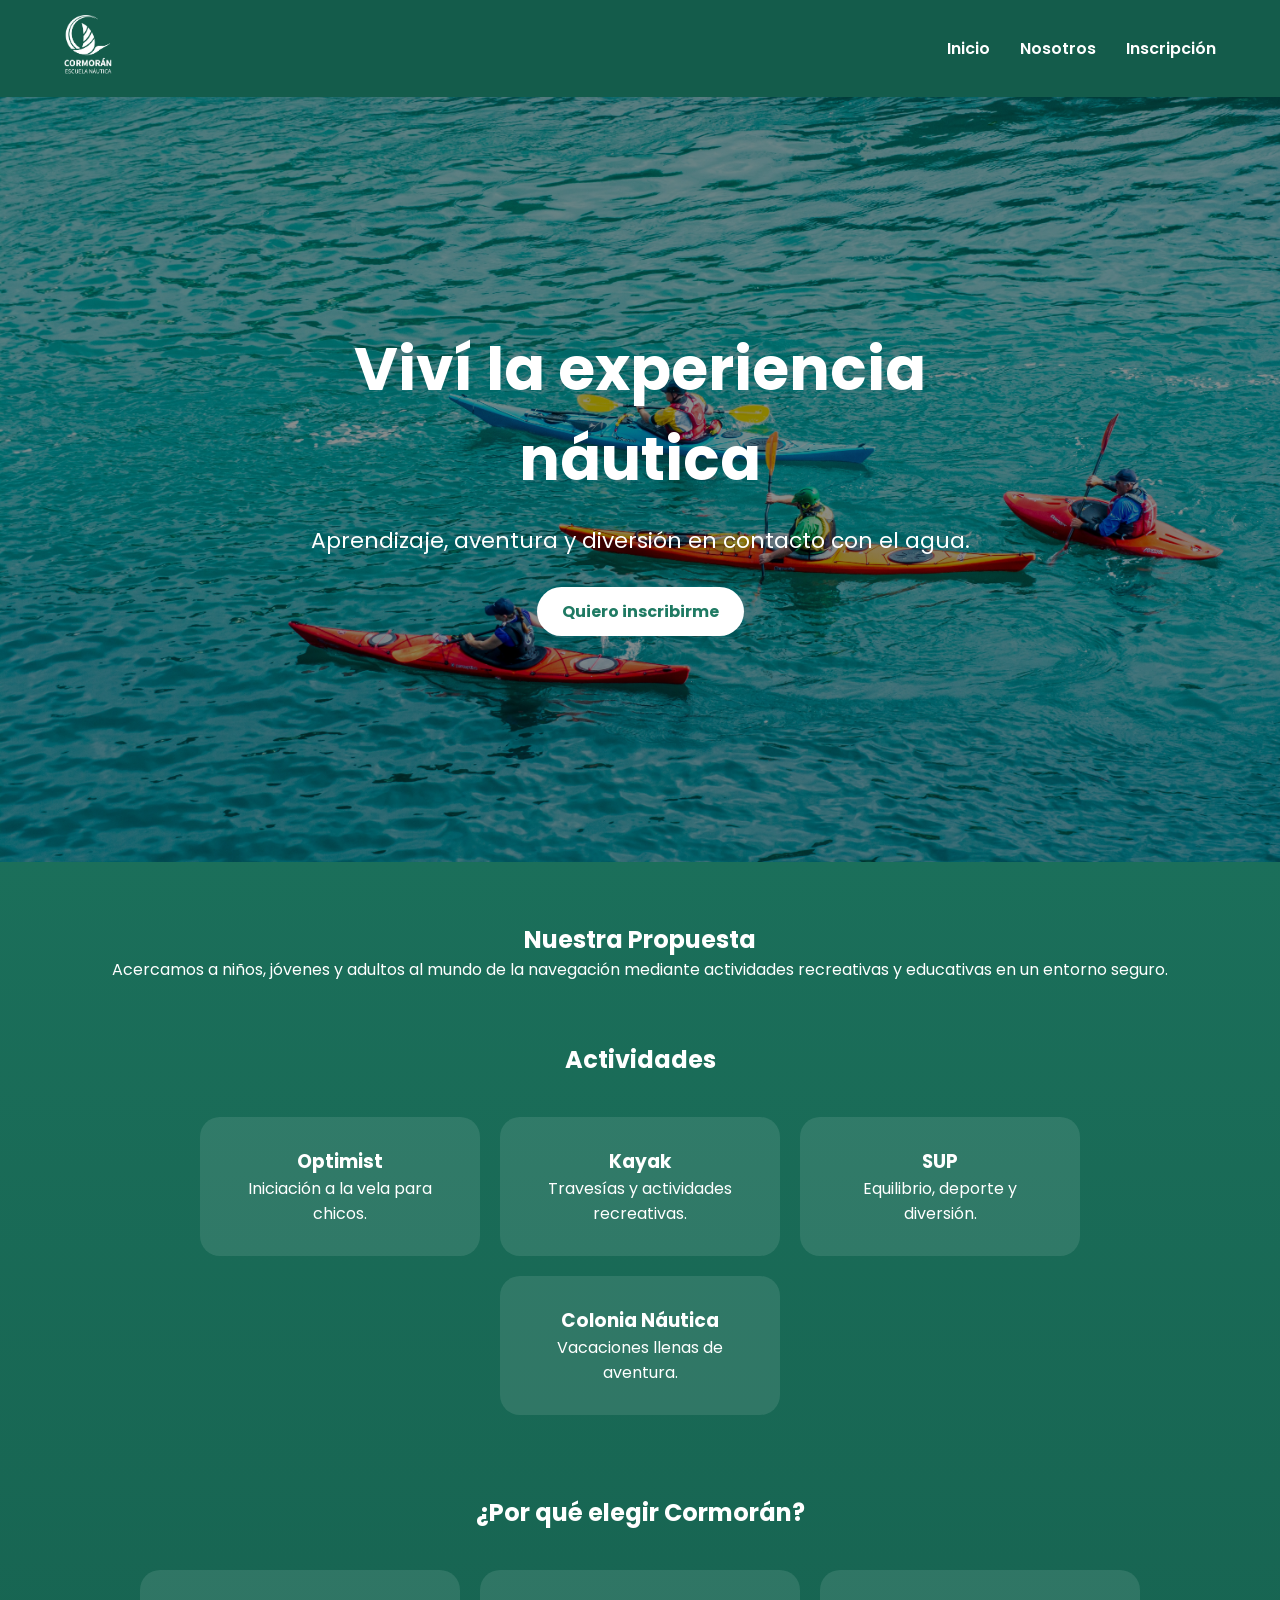
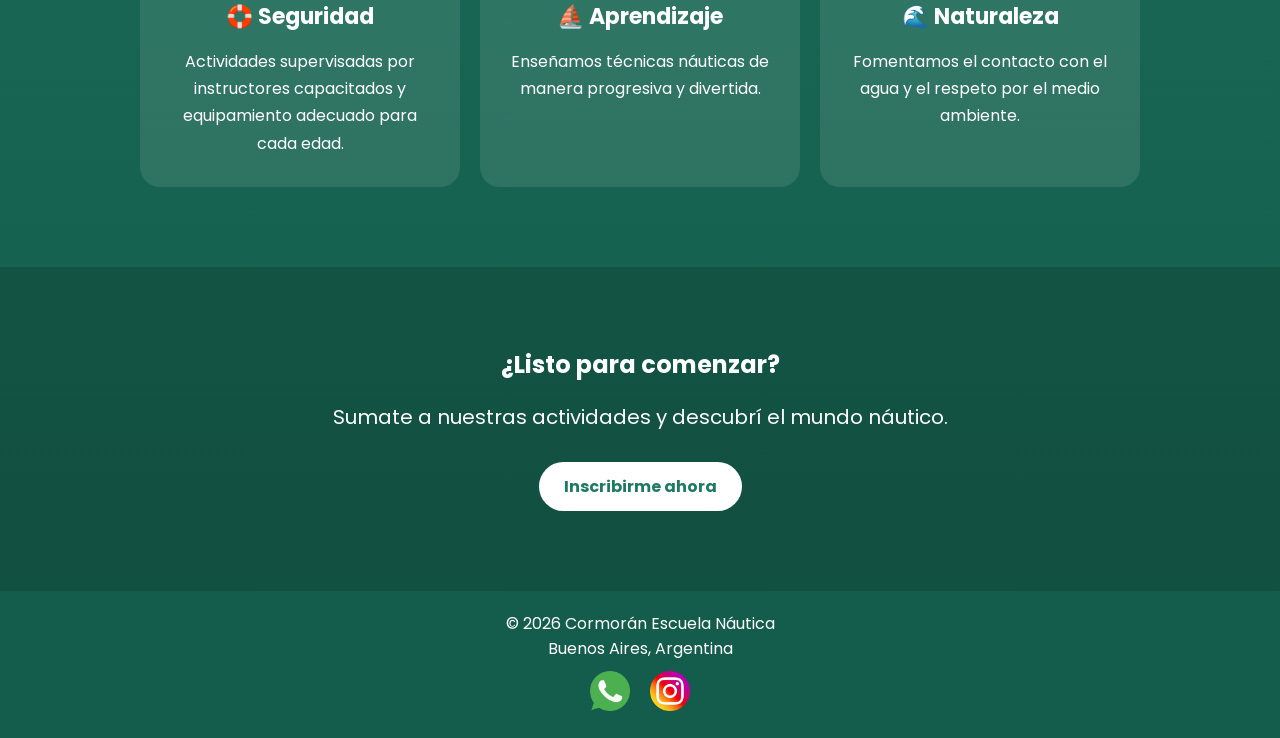
<file: index.html>
<!DOCTYPE html>
<html lang="es">

<head>
    <meta charset="UTF-8">
    <meta name="viewport" content="width=device-width, initial-scale=1.0">

    <link
        href="https://fonts.googleapis.com/css2?family=Poppins:wght@300;400;600;700;800&display=swap"
        rel="stylesheet">

    <link rel="stylesheet" href="./css/styles.css">

    <title>Cormorán Escuela Náutica</title>
</head>

<body>

    <!-- HEADER -->
    <header>

        <div class="logo">
            <a href="index.html">
                <img src="./img/logo.png" alt="Logo Cormorán">
            </a>
        </div>

        <nav>
            <ul>
                <li><a href="index.html">Inicio</a></li>
                <li><a href="./pages/nosotros.html">Nosotros</a></li>
                <li><a href="./pages/inscripcion.html">Inscripción</a></li>
            </ul>
        </nav>

    </header>

    <!-- HERO -->
    <section class="hero">

        <div class="hero-content">

            <h1>Viví la experiencia náutica</h1>

            <p>
                Aprendizaje, aventura y diversión en contacto con el agua.
            </p>

            <a href="./pages/inscripcion.html" class="btn">
                Quiero inscribirme
            </a>

        </div>

    </section>

    <!-- PROPUESTA -->
    <section class="propuesta">

        <h2>Nuestra Propuesta</h2>

        <p>
            Acercamos a niños, jóvenes y adultos al mundo de la navegación
            mediante actividades recreativas y educativas en un entorno seguro.
        </p>

    </section>

    <!-- ACTIVIDADES -->
    <section class="actividades">

        <h2>Actividades</h2>

        <div class="cards">

            <article class="card">
                <h3>Optimist</h3>
                <p>Iniciación a la vela para chicos.</p>
            </article>

            <article class="card">
                <h3>Kayak</h3>
                <p>Travesías y actividades recreativas.</p>
            </article>

            <article class="card">
                <h3>SUP</h3>
                <p>Equilibrio, deporte y diversión.</p>
            </article>

            <article class="card">
                <h3>Colonia Náutica</h3>
                <p>Vacaciones llenas de aventura.</p>
            </article>

        </div>

    </section>

    <!-- BENEFICIOS -->
    <section class="beneficios">

        <h2>¿Por qué elegir Cormorán?</h2>

        <div class="beneficios-grid">

            <article class="beneficio">
                <h3>🛟 Seguridad</h3>

                <p>
                    Actividades supervisadas por instructores capacitados y
                    equipamiento adecuado para cada edad.
                </p>
            </article>

            <article class="beneficio">
                <h3>⛵ Aprendizaje</h3>

                <p>
                    Enseñamos técnicas náuticas de manera progresiva y divertida.
                </p>
            </article>

            <article class="beneficio">
                <h3>🌊 Naturaleza</h3>

                <p>
                    Fomentamos el contacto con el agua y el respeto por el medio
                    ambiente.
                </p>
            </article>

        </div>

    </section>

    <!-- CTA -->
    <section class="cta">

        <h2>¿Listo para comenzar?</h2>

        <p>
            Sumate a nuestras actividades y descubrí el mundo náutico.
        </p>

        <a href="./pages/inscripcion.html" class="btn">
            Inscribirme ahora
        </a>

    </section>


    <!-- FOOTER -->
    <footer>

        <p>© 2026 Cormorán Escuela Náutica</p>

        <p>
            Buenos Aires, Argentina
        </p>

        <div class="redes">

            <a
                href="https://wa.me/5491123867478"
                target="_blank"
            >
                <img src="./img/whatsapp.png" alt="WhatsApp">
            </a>

            <a
                href="https://www.instagram.com/nautica.csf?utm_source=ig_web_button_share_sheet&igsh=ZDNlZDc0MzIxNw=="
                target="_blank"
            >
                <img src="./img/instagram.png" alt="Instagram">
            </a>

        </div>

    </footer>

</body>

</html>
</file>
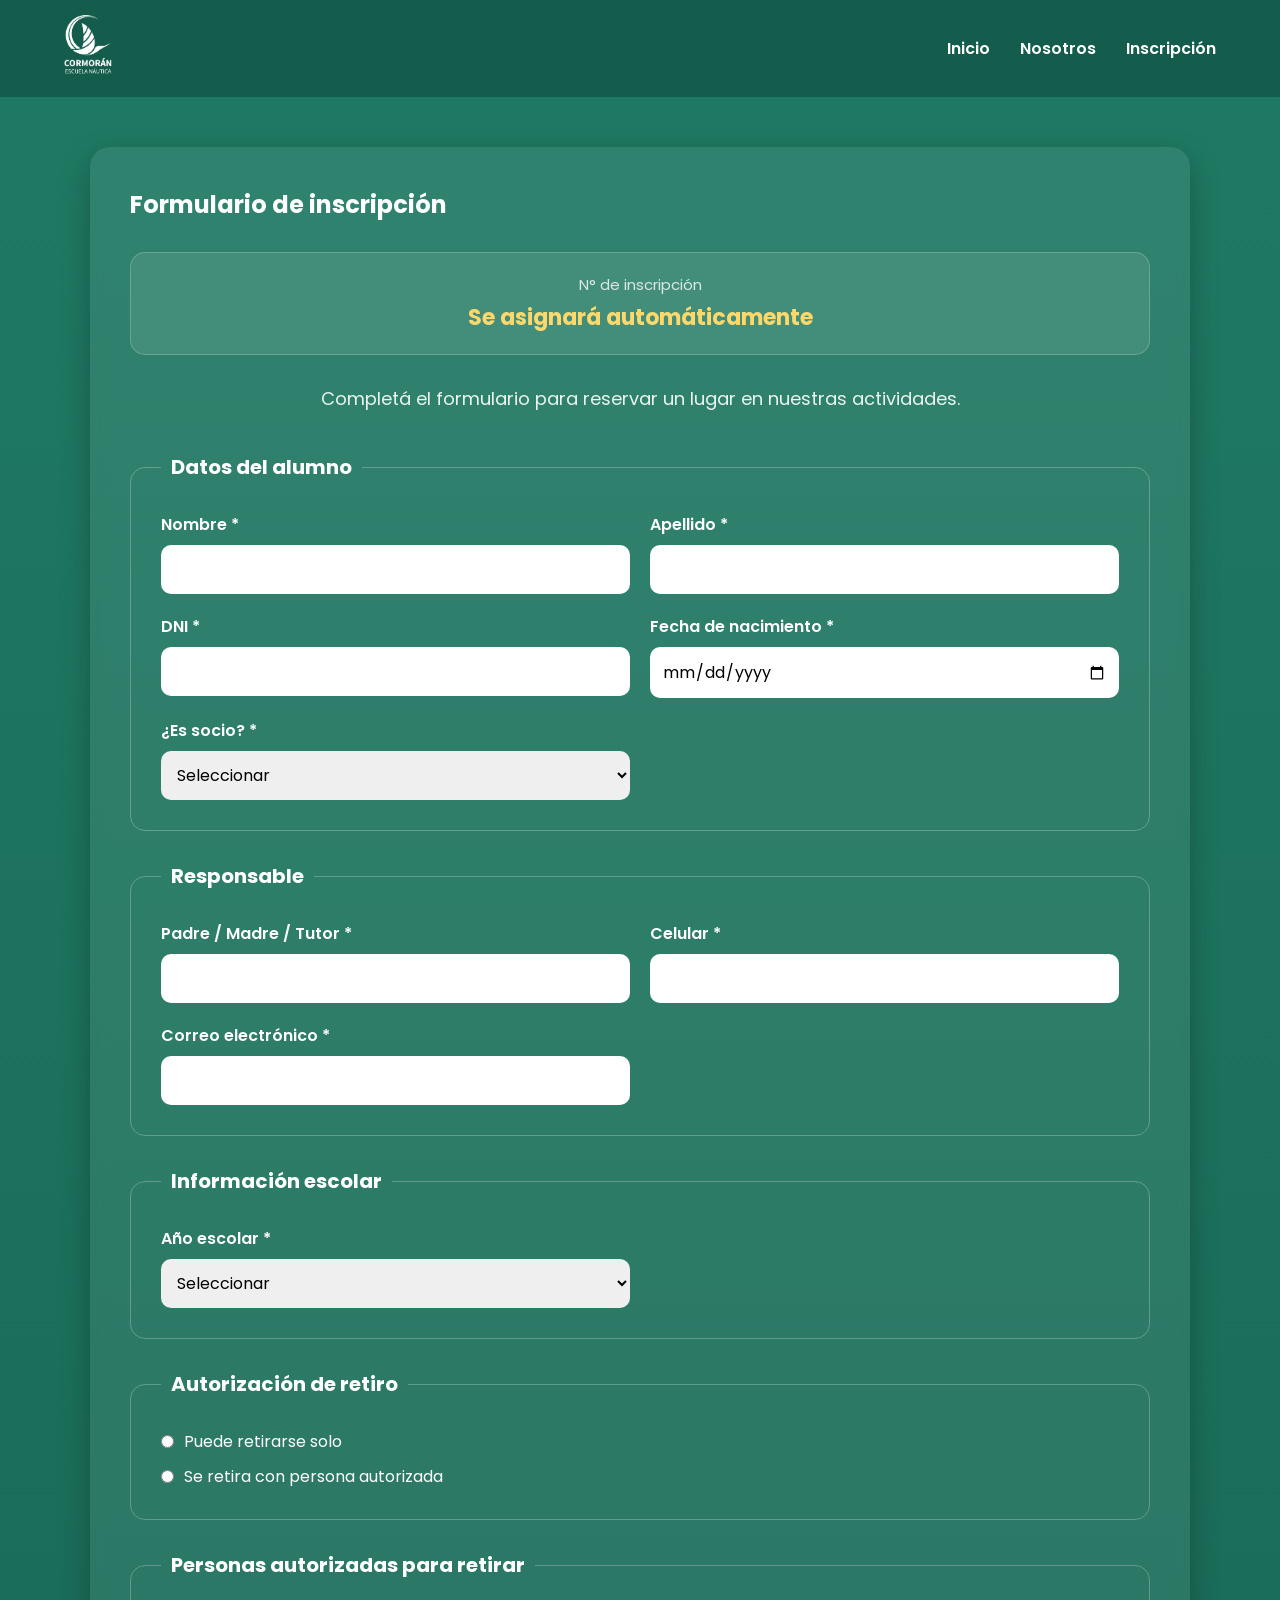
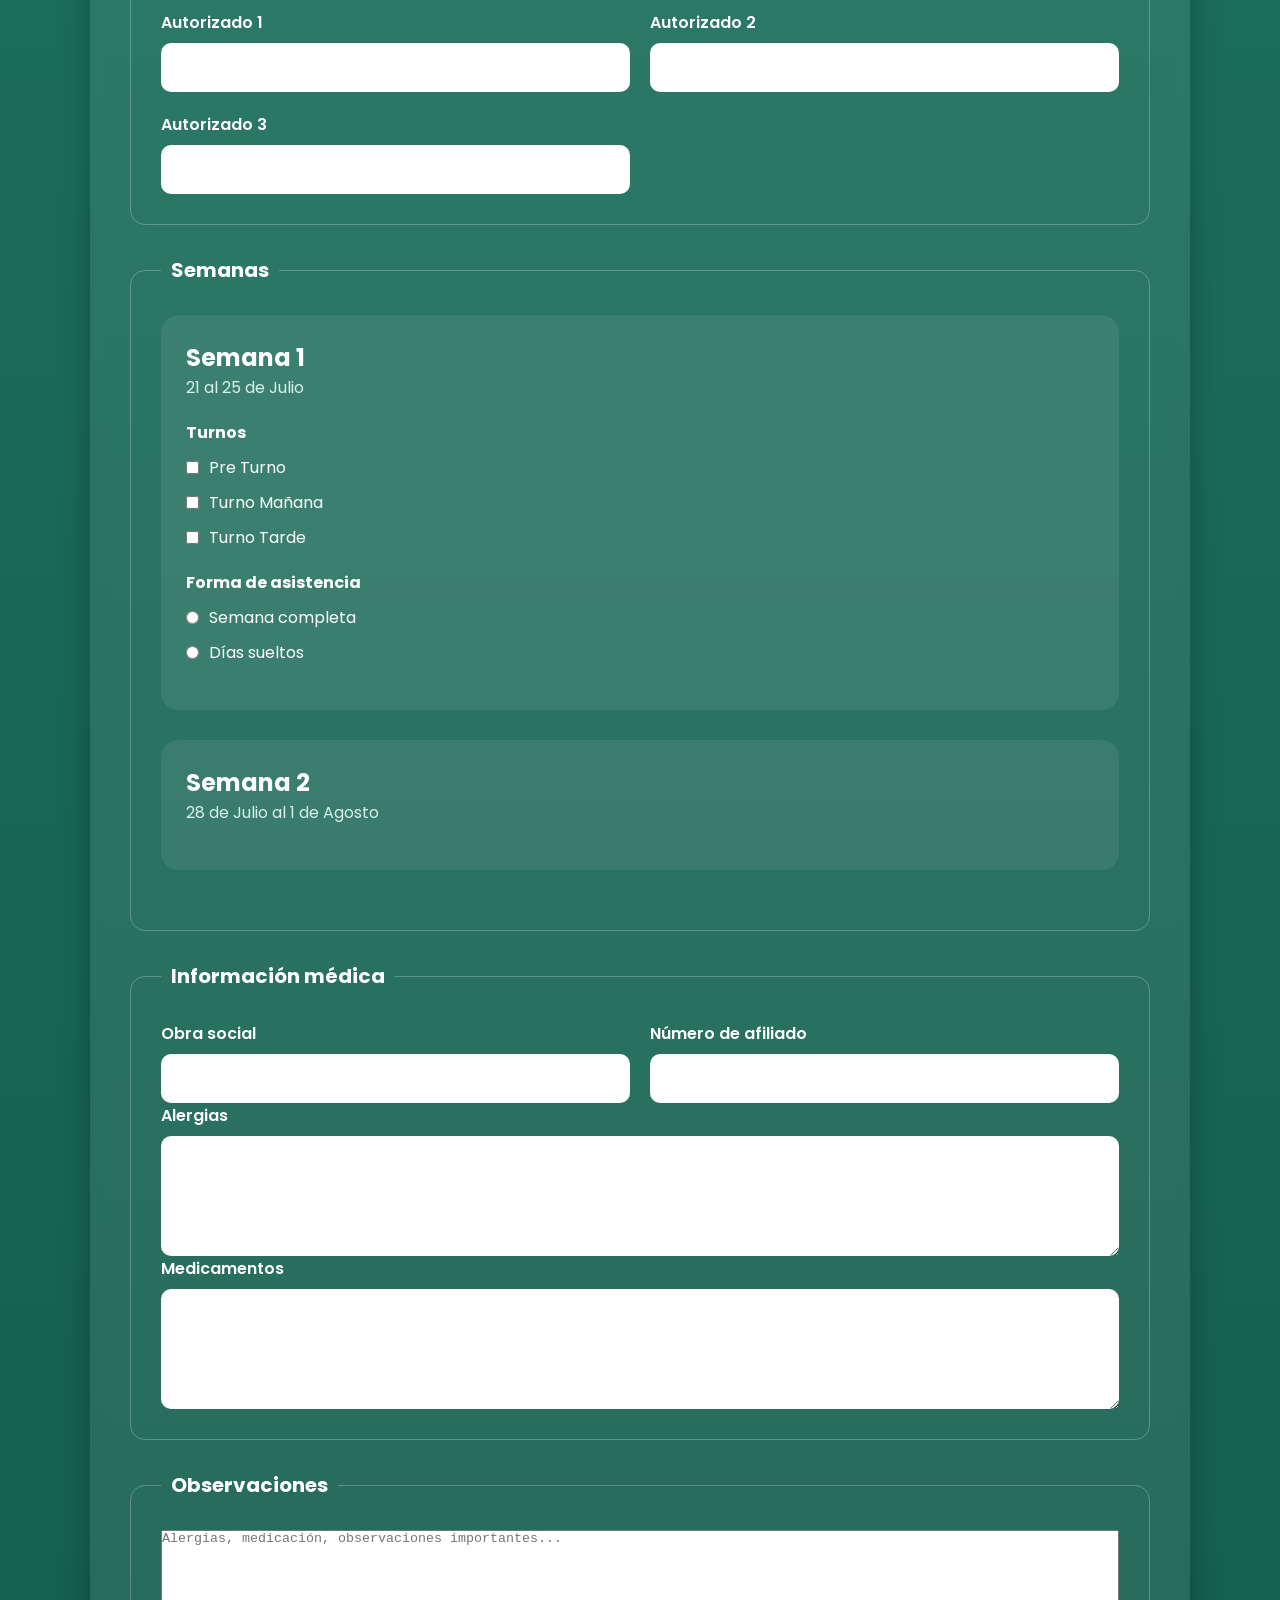
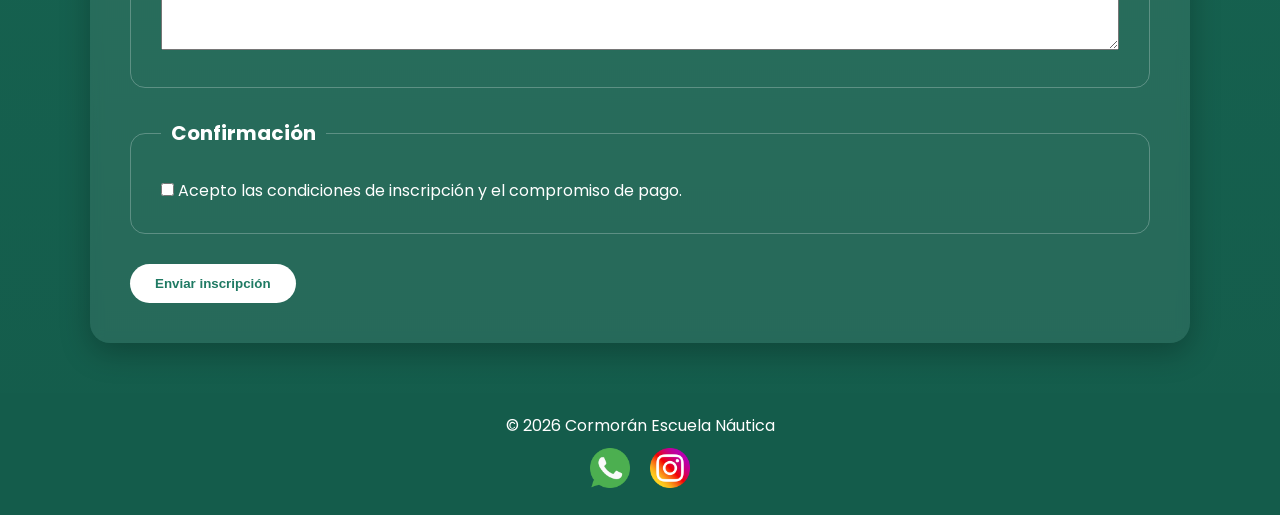
<file: pages/inscripcion.html>
<!DOCTYPE html>
<html lang="es">

<head>

    <meta charset="UTF-8">
    <meta name="viewport" content="width=device-width, initial-scale=1.0">

    <title>Inscripción | Cormorán Escuela Náutica</title>

    <link href="https://fonts.googleapis.com/css2?family=Poppins:wght@300;400;600;700;800&display=swap"
        rel="stylesheet">

    <link rel="stylesheet" href="../css/styles.css?v=202608062">

</head>

<body>

    <!-- ================= HEADER ================= -->

    <header>

        <div class="logo">

            <a href="../index.html">

                <img src="../img/logo.png" alt="Logo Cormorán">

            </a>

        </div>

        <nav>

            <ul>

                <li><a href="../index.html">Inicio</a></li>

                <li><a href="nosotros.html">Nosotros</a></li>

                <li><a href="inscripcion.html">Inscripción</a></li>

            </ul>

        </nav>

    </header>

    <!-- ================= MAIN ================= -->

    <main class="contenedor-formulario">

        <section class="form-card">

            <h1>Formulario de inscripción</h1>

            <div class="numero-inscripcion">

                <span>N° de inscripción</span>

                <strong>Se asignará automáticamente</strong>

            </div>

            <p class="subtitulo">

                Completá el formulario para reservar un lugar en nuestras actividades.

            </p>

            <form id="formInscripcion" action="#" method="post" novalidate>

                <!-- DATOS DEL ALUMNO -->

                <fieldset>

                    <legend>Datos del alumno</legend>

                    <div
                        id="mensajeFormulario"
                        class="mensaje-formulario oculto">
                    </div>

                    <div class="grid-form">

                        <div class="grupo-input">

                            <label for="nombre">Nombre *</label>

                            <input type="text"
                                id="nombreAlumno"
                                name="nombre"
                                required>

                        </div>

                        <div class="grupo-input">

                            <label for="apellido">Apellido *</label>

                            <input type="text"
                                id="apellidoAlumno"
                                name="apellido"
                                required>

                        </div>

                        <div class="grupo-input">

                            <label for="dni">DNI *</label>

                            <input type="text"
                                id="dniAlumno"
                                name="dni"
                                required>

                        </div>

                        <div class="grupo-input">

                            <label for="fechaNacimiento">

                                Fecha de nacimiento *

                            </label>

                            <input type="date"
                                id="fechaNacimiento"
                                name="fechaNacimiento"
                                required>

                        </div>

                        <div class="grupo-input">

                            <label for="socio">

                                ¿Es socio? *

                            </label>

                            <select
                                id="esSocio"
                                name="socio"
                                required>

                                <option value="">Seleccionar</option>

                                <option value="SI">Sí</option>

                                <option value="NO">No</option>

                            </select>

                        </div>

                        <!-- ESTE CAMPO MÁS ADELANTE SE OCULTARÁ -->

                        <div class="grupo-input" id="grupoNumeroSocio">

                            <label for="numeroSocio">

                                Número de socio

                            </label>

                            <input type="text"
                                id="numeroSocio"
                                name="numeroSocio">

                        </div>

                    </div>

                </fieldset>

                <!-- RESPONSABLE -->

                <fieldset>

                    <legend>Responsable</legend>

                    <div class="grid-form">

                        <div class="grupo-input">

                            <label for="nombreResponsable">

                                Padre / Madre / Tutor *

                            </label>

                            <input type="text"
                                id="nombreResponsable"
                                name="nombreResponsable"
                                required>

                        </div>

                        <div class="grupo-input">

                            <label for="telefonoResponsable">

                                Celular *

                            </label>

                            <input type="tel"
                                id="telefonoResponsable"
                                name="telefono"
                                required>

                        </div>

                        <div class="grupo-input">

                            <label for="emailResponsable">

                                Correo electrónico *

                            </label>

                            <input type="email"
                                id="emailResponsable"
                                name="email"
                                required>

                        </div>

                    </div>

                </fieldset>

                <!-- ESCOLAR -->

                <fieldset>

                    <legend>Información escolar</legend>

                    <div class="grid-form">

                        <div class="grupo-input">

                            <label for="anioEscolar">

                                Año escolar *

                            </label>

                            <select
                                id="anioEscolar"
                                name="anioEscolar"
                                required>

                                <option value="">Seleccionar</option>

                                <option>1° grado</option>

                                <option>2° grado</option>

                                <option>3° grado</option>

                                <option>4° grado</option>

                                <option>5° grado</option>

                                <option>6° grado</option>

                                <option>Secundaria</option>

                            </select>

                        </div>

                    </div>

                </fieldset>

                <!-- RETIRO -->

                <fieldset>

                    <legend>Autorización de retiro</legend>

                    <div class="checkbox-group">

                        <label>

                            <input type="radio"
                                name="retiro"
                                value="solo">

                            Puede retirarse solo

                        </label>

                        <label>

                            <input type="radio"
                                name="retiro"
                                value="autorizado">

                            Se retira con persona autorizada

                        </label>

                    </div>

                </fieldset>

                <fieldset>

                    <legend>Personas autorizadas para retirar</legend>

                    <div class="grid-form">

                        <div class="grupo-input">

                            <label>Autorizado 1</label>

                            <input
                                type="text"
                                name="autorizado1">

                        </div>

                        <div class="grupo-input">

                            <label>Autorizado 2</label>

                            <input
                                type="text"
                                name="autorizado2">

                        </div>

                        <div class="grupo-input">

                            <label>Autorizado 3</label>

                            <input
                                type="text"
                                name="autorizado3">

                        </div>

                    </div>

                </fieldset>

                <!-- ========================================================= -->
                <!-- INSCRIPCIÓN POR SEMANAS                                   -->
                <!-- ========================================================= -->

                <fieldset>

                    <legend>Semanas</legend>

                    <div id="mensajeSemanas" class="mensaje-validacion" role="alert"></div>

                    <div id="contenedorSemanas"></div>

                </fieldset>

                <!-- ========================================================= -->
                <!-- INFO MEDICA                                   -->
                <!-- ========================================================= -->    
                <fieldset>
                    <legend>Información médica</legend>

                    <div class="grid-form">

                        <div class="grupo-input">
                            <label>Obra social</label>
                            <input
                                type="text"
                                name="obraSocial">
                        </div>

                        <div class="grupo-input">
                            <label>Número de afiliado</label>
                            <input
                                type="text"
                                name="numeroAfiliado">
                        </div>

                    </div>

                    <div class="grupo-input">

                        <label>Alergias</label>

                        <textarea
                            name="alergias">
                        </textarea>

                    </div>

                    <div class="grupo-input">

                        <label>Medicamentos</label>

                        <textarea
                            name="medicamentos">
                        </textarea>

                    </div>

                </fieldset>

                <!-- OBSERVACIONES -->

                <fieldset>

                    <legend>Observaciones</legend>

                    <textarea
                        id="observaciones"
                        name="observaciones"
                        rows="5"
                        placeholder="Alergias, medicación, observaciones importantes..."></textarea>

                </fieldset>

                <!-- ACEPTACIÓN -->

                <fieldset>

                    <legend>Confirmación</legend>

                    <label class="check">

                        <input id="aceptaCondiciones" name="aceptaCondiciones" type="checkbox"
                            required>

                        Acepto las condiciones de inscripción y el compromiso de pago.

                    </label>

                </fieldset>

                <!-- ============================================== -->
                <!-- RESUMEN DE LA INSCRIPCIÓN -->
                <!-- ============================================== -->

                <section
                    class="confirmacion"
                    id="confirmacionInscripcion">

                    <h2>✅ Inscripción realizada</h2>

                    <div id="datosConfirmacion">

                    </div>

                </section>

                <div class="botones-formulario">

                    <button class="btn" type="submit">

                        Enviar inscripción

                    </button>

                </div>

            </form>

        </section>

    </main>

    <!-- ================= FOOTER ================= -->

    <footer>

        <p>© 2026 Cormorán Escuela Náutica</p>

        <div class="redes">

            <a href="https://wa.me/5491123867478" target="_blank">
                <img src="../img/whatsapp.png" alt="WhatsApp">
            </a>

            <a href="https://www.instagram.com/nautica.csf?utm_source=ig_web_button_share_sheet&igsh=ZDNlZDc0MzIxNw=="
                target="_blank">
                <img src="../img/instagram.png" alt="Instagram">
            </a>

        </div>

    </footer>
    <script src="../js/config.js?v=202608062"></script>

    <script src="../js/modeloInscripcion.js?v=202608062"></script>

    <script src="../js/dom.js?v=202608062"></script>

    <script src="../js/formulario.js?v=202608062"></script>

    <script src="../js/ui.js?v=202608062"></script>

    <script src="../js/validaciones.js?v=202608062"></script>

    <script src="../js/inscripcionService.js?v=202608062"></script>

    <script src="../js/app.js?v=202608062"></script>

</body>

</html>
</file>
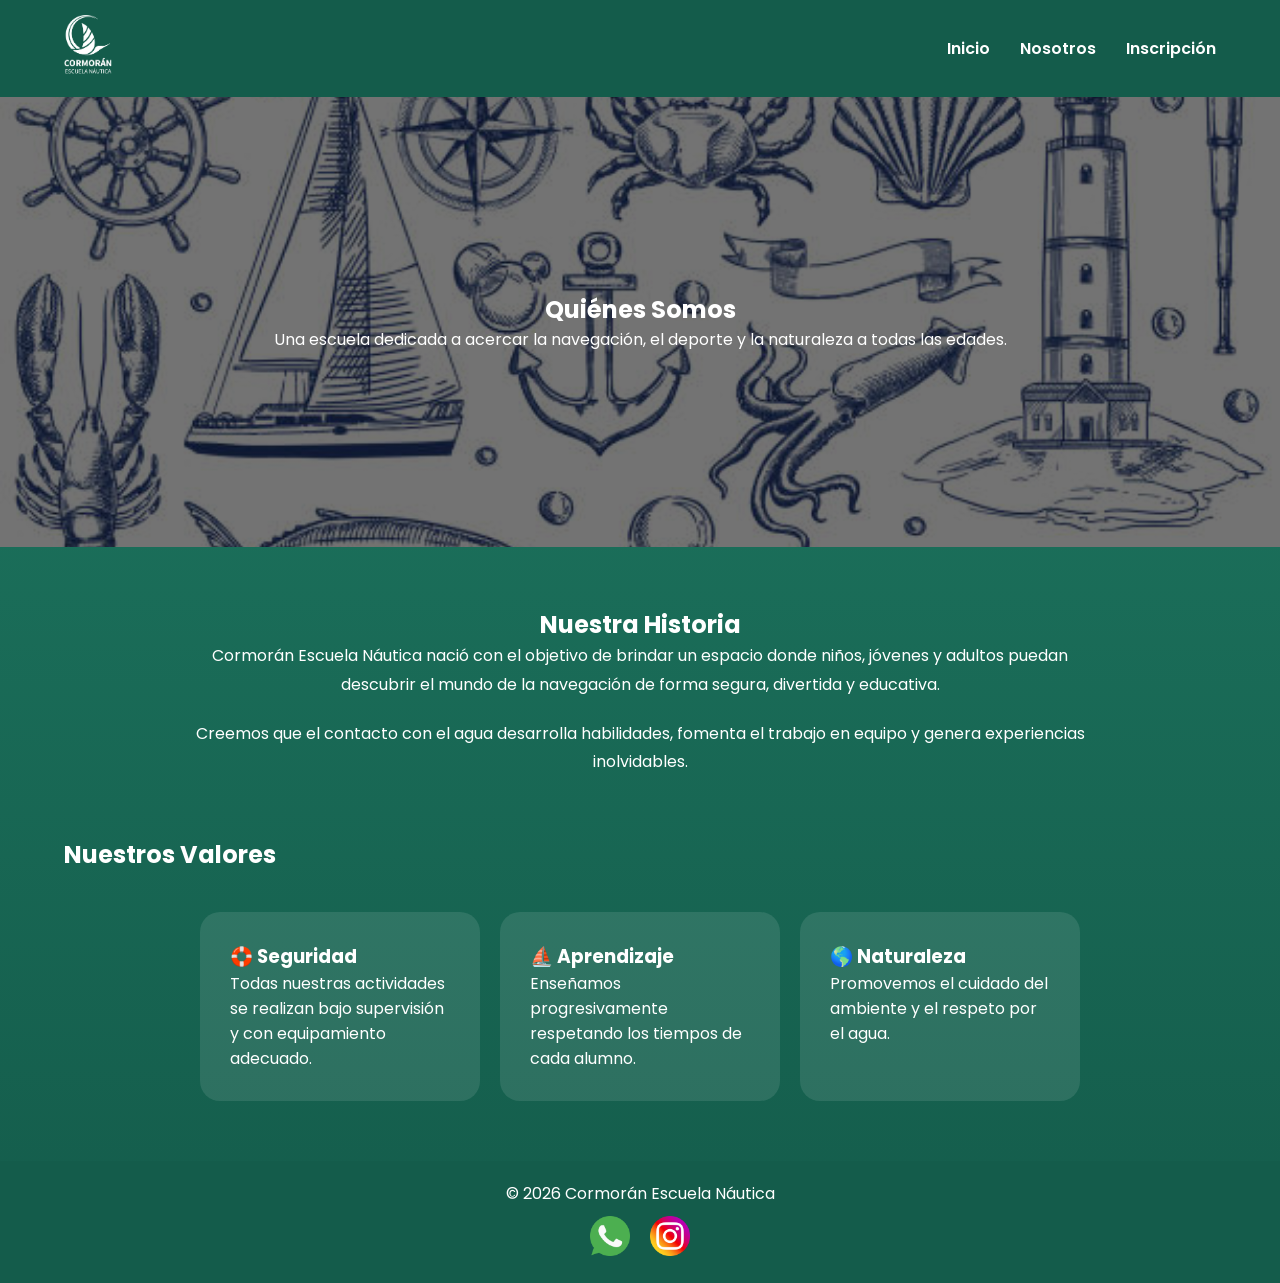
<file: pages/nosotros.html>
<!DOCTYPE html>
<html lang="es">

<head>

    <meta charset="UTF-8">
    <meta name="viewport" content="width=device-width, initial-scale=1.0">

    <link
        href="https://fonts.googleapis.com/css2?family=Poppins:wght@300;400;600;700;800&display=swap"
        rel="stylesheet">

    <link rel="stylesheet" href="../css/styles.css">

    <title>Nosotros | Cormorán Escuela Náutica</title>

</head>

<body>

<header>

    <div class="logo">
        <a href="../index.html">
            <img src="../img/logo.png" alt="Logo Cormorán">
        </a>
    </div>

    <nav>
        <ul>
            <li><a href="../index.html">Inicio</a></li>
            <li><a href="nosotros.html">Nosotros</a></li>
            <li><a href="inscripcion.html">Inscripción</a></li>
        </ul>
    </nav>

</header>

<main>

    <section class="nosotros-hero">

        <div class="hero-content">

            <h1>Quiénes Somos</h1>

            <p>
                Una escuela dedicada a acercar la navegación,
                el deporte y la naturaleza a todas las edades.
            </p>

        </div>

    </section>

    <section class="historia">

        <h2>Nuestra Historia</h2>

        <p>
            Cormorán Escuela Náutica nació con el objetivo de brindar un espacio
            donde niños, jóvenes y adultos puedan descubrir el mundo de la
            navegación de forma segura, divertida y educativa.
        </p>

        <p>
            Creemos que el contacto con el agua desarrolla habilidades,
            fomenta el trabajo en equipo y genera experiencias inolvidables.
        </p>

    </section>

    <section class="valores">

        <h2>Nuestros Valores</h2>

        <div class="cards">

            <article class="card">

                <h3>🛟 Seguridad</h3>

                <p>
                    Todas nuestras actividades se realizan bajo supervisión
                    y con equipamiento adecuado.
                </p>

            </article>

            <article class="card">

                <h3>⛵ Aprendizaje</h3>

                <p>
                    Enseñamos progresivamente respetando los tiempos de cada alumno.
                </p>

            </article>

            <article class="card">

                <h3>🌎 Naturaleza</h3>

                <p>
                    Promovemos el cuidado del ambiente y el respeto por el agua.
                </p>

            </article>

        </div>

    </section>

</main>

<footer>

    <p>© 2026 Cormorán Escuela Náutica</p>

    <div class="redes">

        <a href="https://wa.me/5491123867478" target="_blank">
            <img src="../img/whatsapp.png" alt="WhatsApp">
        </a>

        <a href="https://www.instagram.com/nautica.csf?utm_source=ig_web_button_share_sheet&igsh=ZDNlZDc0MzIxNw==" target="_blank">
            <img src="../img/instagram.png" alt="Instagram">
        </a>

    </div>

</footer>

</body>
</html>
</file>
<file: css/styles.css>
/* RESET */
/* ==========================================================================
   RESET GENERAL
   ========================================================================== */

*{
    margin:0;
    padding:0;
    box-sizing:border-box;
}

html{
    font-size:62.5%;
}


/* ==========================================================================
   VARIABLES
   Colores y estilos reutilizables
   ========================================================================== */

:root{

    --verde-principal:#1f7a63;
    --verde-oscuro:#145c4b;
    --verde-claro:#2e9c7f;

    --blanco:#ffffff;
    --gris:#eaf4f1;

}


/* ==========================================================================
   ESTILOS GENERALES
   Todo lo que afecta al sitio completo
   ========================================================================== */

body{

    font-family:'Poppins',sans-serif;
    font-size:1.6rem;

    color:var(--blanco);

    background:
    linear-gradient(
        180deg,
        var(--verde-principal),
        var(--verde-oscuro)
    );

}


/* ==========================================================================
   HEADER
   Logo + menú de navegación
   ========================================================================== */

header{

    background:var(--verde-oscuro);

    display:flex;
    justify-content:space-between;
    align-items:center;

    padding:1.5rem 5%;

}

/* Logo */

.logo img{

    height:60px;

}

/* Menú */

nav ul{

    list-style:none;

    display:flex;
    gap:3rem;

}

nav a{

    text-decoration:none;
    color:var(--blanco);

    font-weight:600;

}


/* ==========================================================================
   BOTONES
   Botones reutilizables en todo el sitio
   ========================================================================== */

.btn{

    display:inline-block;

    padding:1.2rem 2.5rem;

    border:none;
    border-radius:3rem;

    background:var(--blanco);

    color:var(--verde-principal);

    text-decoration:none;

    font-weight:700;

    cursor:pointer;

    transition:.3s;

}

.btn:hover{

    background:var(--verde-claro);

    color:var(--blanco);

}


/* ==========================================================================
   HERO PRINCIPAL
   Banner de bienvenida de la página Inicio
   ========================================================================== */

.hero{

    height:85vh;

    background:

    linear-gradient(

        rgba(0,0,0,.45),
        rgba(0,0,0,.45)

    ),

    url("../img/hero.jpg");

    background-size:cover;
    background-position:center;

    display:flex;
    justify-content:center;
    align-items:center;

    text-align:center;

}

.hero-content{

    max-width:800px;

}

.hero h1{

    font-size:6rem;

    margin-bottom:2rem;

}

.hero p{

    font-size:2.2rem;

    margin-bottom:3rem;

}


/* ==========================================================================
   SECCIÓN PROPUESTA
   Presentación de la escuela
   ========================================================================== */

.propuesta,
.actividades{

    width:90%;
    max-width:1200px;

    margin:6rem auto;

    text-align:center;

}


/* ==========================================================================
   TARJETAS
   Cards reutilizables
   ========================================================================== */

.cards{

    display:flex;

    justify-content:center;

    flex-wrap:wrap;

    gap:2rem;

    margin-top:4rem;

}

.card{

    width:280px;

    padding:3rem;

    border-radius:2rem;

    background:rgba(255,255,255,.10);

}


/* ==========================================================================
   BENEFICIOS
   ========================================================================== */

.beneficios{

    width:90%;
    max-width:1200px;

    margin:8rem auto;

    text-align:center;

}

.beneficios-grid{

    display:flex;

    justify-content:center;

    flex-wrap:wrap;

    gap:2rem;

    margin-top:4rem;

}

.beneficio{

    width:320px;

    padding:3rem;

    border-radius:2rem;

    background:rgba(255,255,255,.10);

}

.beneficio h3{

    margin-bottom:1.5rem;

    font-size:2.2rem;

}

.beneficio p{

    line-height:1.7;

}


/* ==========================================================================
   CTA
   Llamado a la acción
   ========================================================================== */

.cta{

    width:100%;

    padding:8rem 2rem;

    text-align:center;

    background:rgba(0,0,0,.15);

}

.cta h2{

    margin-bottom:2rem;

}

.cta p{

    margin-bottom:3rem;

    font-size:2rem;

}


/* ==========================================================================
   FOOTER
   ========================================================================== */

footer{

    background:var(--verde-oscuro);

    text-align:center;

    padding:2rem;

}

.redes{

    display:flex;

    justify-content:center;

    gap:2rem;

    margin-top:1rem;

}

.redes img{

    width:40px;
    height:40px;

    transition:.3s;

}

.redes img:hover{

    transform:scale(1.15);

}


/* ==========================================================================
   PÁGINA NOSOTROS
   ========================================================================== */

.nosotros-hero{

    width:100%;
    height:50vh;

    background:

    linear-gradient(

        rgba(0,0,0,.55),
        rgba(0,0,0,.55)

    ),

    url("../img/about-banner.jpg");

    background-size:cover;
    background-position:center;

    display:flex;
    justify-content:center;
    align-items:center;

    text-align:center;

    margin-bottom:6rem;

}

.historia{

    width:90%;
    max-width:900px;

    margin:auto;

    text-align:center;

}

.historia p{

    margin-bottom:2rem;

    line-height:1.8;

}

.valores{

    width:90%;
    max-width:1200px;

    margin:6rem auto;

}


/* ==========================================================================
   FORMULARIO DE INSCRIPCIÓN
   ========================================================================== */

/* Contenedor principal */

.contenedor-formulario{

    width:90%;
    max-width:1100px;

    margin:5rem auto;

}

/* Tarjeta */

.form-card{

    background:rgba(255,255,255,.08);

    border-radius:2rem;

    padding:4rem;

    box-shadow:0 10px 30px rgba(0,0,0,.25);

    backdrop-filter:blur(6px);

}

/* ===================================================== */
/* TARJETA DE SEMANA                                     */
/* ===================================================== */

.semana-card{

    background:rgba(255,255,255,.08);

    border-radius:18px;

    padding:2.5rem;

    margin-bottom:3rem;

}

.cabecera-semana{

    margin-bottom:2rem;

    cursor:pointer;

    list-style:none;

}

.cabecera-semana::-webkit-details-marker{

    display:none;

}

.cabecera-semana h3{

    font-size:2.4rem;

}

.cabecera-semana span{

    color:#d8f2ea;

}

.contenido-semana{

    margin-top:1rem;

}

.bloque-turnos,
.bloque-asistencia{

    margin-top:2rem;

}

.bloque-turnos h4,
.bloque-asistencia h4{

    margin-bottom:1rem;

}

.bloque-turnos label,
.bloque-asistencia label,
.dia-item{

    display:flex;

    align-items:center;

    gap:1rem;

    margin-bottom:1rem;

}

.dias-semana{

    margin-top:2rem;

    padding-left:2rem;

}

.mensaje-validacion{

    display:none; /* default hidden; shown via inline style when used */

    width:100%;
    margin:1rem 0 1.2rem;
    padding:1rem 1.2rem;

    border-radius:14px;

    background:linear-gradient(135deg, rgba(255, 244, 244, 0.98), rgba(255, 230, 230, 0.98));

    border-left:5px solid #d9363e;
    border-top:1px solid #f0b8b8;
    border-right:1px solid #f0b8b8;
    border-bottom:1px solid #f0b8b8;

    color:#a61d1d;

    font-size:1.45rem;
    font-weight:700;
    line-height:1.5;

    box-shadow:0 10px 24px rgba(0,0,0,0.08);

}

.mensaje-validacion::before{
    content:"⚠";
    margin-right:0.6rem;
    color:#d9363e;
    font-weight:800;
    font-size:1.6rem;
    vertical-align:middle;
}

/* small arrow for top-positioned messages (optional) */
.mensaje-validacion.arrow-top{
    position:relative;
    margin-top:1.2rem;
    margin-bottom:1.4rem;
}
.mensaje-validacion.arrow-top::before{
    content:"⚠";
    position:static;
    margin-right:0.6rem;
    color:#d9363e;
    font-weight:800;
    font-size:1.6rem;
    vertical-align:middle;
}
.mensaje-validacion.arrow-top::after{
    content:"";
    position:absolute;
    top:-8px;
    left:28px;
    width:0;
    height:0;
    border-left:8px solid transparent;
    border-right:8px solid transparent;
    border-bottom:8px solid rgba(255, 230, 230, 0.98);
}

.confirmacion{

    display:none;

    position:fixed;
    inset:0;
    z-index:2000;
    padding:2rem;
    justify-content:center;
    align-items:center;
    background:rgba(4, 24, 20, 0.88);

}

.confirmacion-card{

    position:relative;
    width:min(100%, 640px);
    max-height:90vh;
    overflow:auto;
    padding:3rem 2.5rem 2.5rem;
    border-radius:2.4rem;
    background:linear-gradient(135deg, rgba(255,255,255,0.98), rgba(243, 251, 247, 0.97));
    border:1px solid rgba(32, 39, 40, 0.12);
    box-shadow:0 24px 60px rgba(0,0,0,0.25);

}

.confirmacion-header{

    display:flex;
    align-items:center;
    gap:1.2rem;
    margin-bottom:2rem;

}

.confirmacion-icon{

    display:grid;
    place-items:center;
    width:48px;
    height:48px;
    border-radius:50%;
    background:var(--verde-principal);
    color:#fff;
    font-size:2.2rem;
    font-weight:700;

}

.confirmacion-card h2{

    margin-bottom:0.4rem;
    color:#1b2a31;
    font-size:2.4rem;

}

.confirmacion-subtitulo{

    color:#4f6d67;
    font-size:1.4rem;

}

.confirmacion-body{

    display:grid;
    gap:1.6rem;

}

.bloque-resumen{

    padding:1.6rem;
    border:1px solid rgba(31, 122, 99, 0.16);
    border-radius:1.8rem;
    background:rgba(255,255,255,0.8);

}

.bloque-resumen h3{

    margin-bottom:1.2rem;
    color:var(--verde-oscuro);
    font-size:1.8rem;

}

.fila-resumen{

    display:flex;
    justify-content:space-between;
    gap:1rem;
    padding:0.8rem 0;
    border-bottom:1px solid rgba(31, 122, 99, 0.12);
    color:#203237;
    font-size:1.45rem;

}

.fila-resumen:last-child{

    border-bottom:none;

}

.fila-resumen span{

    color:#5d7371;

}

.lista-semanas{

    list-style:none;
    display:grid;
    gap:1rem;
    padding:0;

}

.item-semana-resumen{

    padding:1rem 1.2rem;
    border-radius:1.2rem;
    background:rgba(31, 122, 99, 0.06);

}

.titulo-semana-resumen{

    margin-bottom:0.6rem;
    color:var(--verde-oscuro);
    font-weight:700;

}

.detalle-resumen{

    margin-left:1rem;
    color:#3b4f50;
    font-size:1.4rem;
    line-height:1.6;

}

.detalle-dias{

    margin-left:2rem;

}

.resumen-total{

    display:flex;
    justify-content:space-between;
    align-items:center;
    margin-top:1.2rem;
    padding-top:1rem;
    border-top:1px solid rgba(31, 122, 99, 0.12);
    color:#203237;
    font-size:1.45rem;

}

.resumen-total.monto{

    margin-top:0.8rem;
    padding-top:0.8rem;
    font-weight:700;
    color:var(--verde-oscuro);

}

.confirmacion-card .acciones{

    display:flex;
    justify-content:flex-end;
    margin-top:2rem;

}

.confirmacion-card .btn-aceptar{

    border:none;
    border-radius:999px;
    padding:1rem 2rem;
    background:var(--verde-principal);
    color:#fff;
    font-weight:700;
    cursor:pointer;
    box-shadow:0 10px 20px rgba(31, 122, 99, 0.18);

}

.btn-cerrar{

    position:absolute;
    top:1rem;
    right:1rem;
    border:none;
    background:transparent;
    color:#1b2a31;
    font-size:2.4rem;
    cursor:pointer;
    line-height:1;

}

/* Título */

.form-card h1{

    margin-bottom:1rem;

}

.subtitulo{

    text-align:center;

    color:var(--gris);

    font-size:1.8rem;

    margin-bottom:4rem;

}

/*                      NÚMERO DE INSCRIPCIÓN                                 */

.numero-inscripcion{

    background:rgba(255,255,255,.10);

    border:1px solid rgba(255,255,255,.2);

    border-radius:15px;

    padding:2rem;

    text-align:center;

    margin:3rem 0;

}

.numero-inscripcion span{

    display:block;

    font-size:1.5rem;

    opacity:.8;

}

.numero-inscripcion strong{

    display:block;

    margin-top:.5rem;

    font-size:2.2rem;

    color:#FFD86B;

}

/* Agrupación de campos */

fieldset{

    border:1px solid rgba(255,255,255,.25);

    border-radius:1.5rem;

    padding:3rem;

    margin-bottom:3rem;

}

legend{

    padding:0 1rem;

    font-size:2rem;

    font-weight:bold;

}

/* Grid de dos columnas */

.grid-form{

    display:grid;

    grid-template-columns:repeat(2,1fr);

    gap:2rem;

}

/* Grupo de cada campo */

.grupo-input{

    display:flex;

    flex-direction:column;

}

.grupo-input label{

    margin-bottom:.8rem;

    font-weight:600;

}

/* Inputs */

.grupo-input input,
.grupo-input select,
.grupo-input textarea{

    padding:1.2rem;

    border:none;

    border-radius:1rem;

    font-size:1.6rem;

    font-family:"Poppins",sans-serif;

}

/* Área de texto */

textarea{

    width:100%;

    resize:vertical;

    min-height:120px;

}

/* Checkboxes y radios */

.checkbox-group{

    display:flex;

    flex-direction:column;

    gap:1rem;

}

.checkbox-group label{

    display:flex;

    align-items:center;

    gap:1rem;

}

/* Campo seleccionado */

input:focus,
select:focus,
textarea:focus{

    outline:none;

    box-shadow:0 0 0 3px rgba(255,255,255,.35);

}

/* ========================================================= */
/* RESUMEN DE INSCRIPCIÓN */
/* ========================================================= */

.resumen-inscripcion{

    margin-top:4rem;

    background:rgba(255,255,255,.08);

    border-radius:20px;

    padding:3rem;

}

.resumen-inscripcion h2{

    text-align:center;

    margin-bottom:2rem;

}

#resumenContenido{

    line-height:2;

    font-size:1.7rem;

}

/* ====================================================== */
/* MENSAJES DEL FORMULARIO */
/* ====================================================== */

.mensaje-formulario{

    margin-bottom:3rem;

    padding:1.5rem 2rem;

    border-radius:10px;

    font-weight:600;

    border-left:6px solid;

}

.mensaje-error{

    background:#ffe8e8;

    color:#a30000;

    border-color:#d60000;

}

.mensaje-ok{

    background:#e7f9ee;

    color:#0d6b39;

    border-color:#0f8f4f;

}

.oculto{

    display:none;

}

/* ==========================================================================
   RESPONSIVE
   Adaptaciones para tablets y celulares
   ========================================================================== */

@media(max-width:768px){

    header{

        flex-direction:column;

        gap:2rem;

    }

    nav ul{

        flex-direction:column;

        align-items:center;

    }

    .hero h1{

        font-size:4.5rem;

    }

    .hero p{

        font-size:1.8rem;

    }

    .grid-form{

        grid-template-columns:1fr;

    }

    .form-card{

        padding:2rem;

    }

    fieldset{

        padding:2rem;

    }

}

/* ========================================================= */
/*               CONFIRMACIÓN DE INSCRIPCIÓN                 */
/* ========================================================= */

.confirmacion{

    display:none;

    width:100%;
    max-width:700px;

    margin:5rem auto;

    padding:4rem;

    border-radius:20px;

    background:rgba(255,255,255,.08);

    backdrop-filter:blur(8px);

    box-shadow:0 10px 30px rgba(0,0,0,.25);

}

.confirmacion h2{

    text-align:center;

    margin-bottom:3rem;

}

.confirmacion p{

    margin-bottom:1rem;

    font-size:1.8rem;

}
</file>
